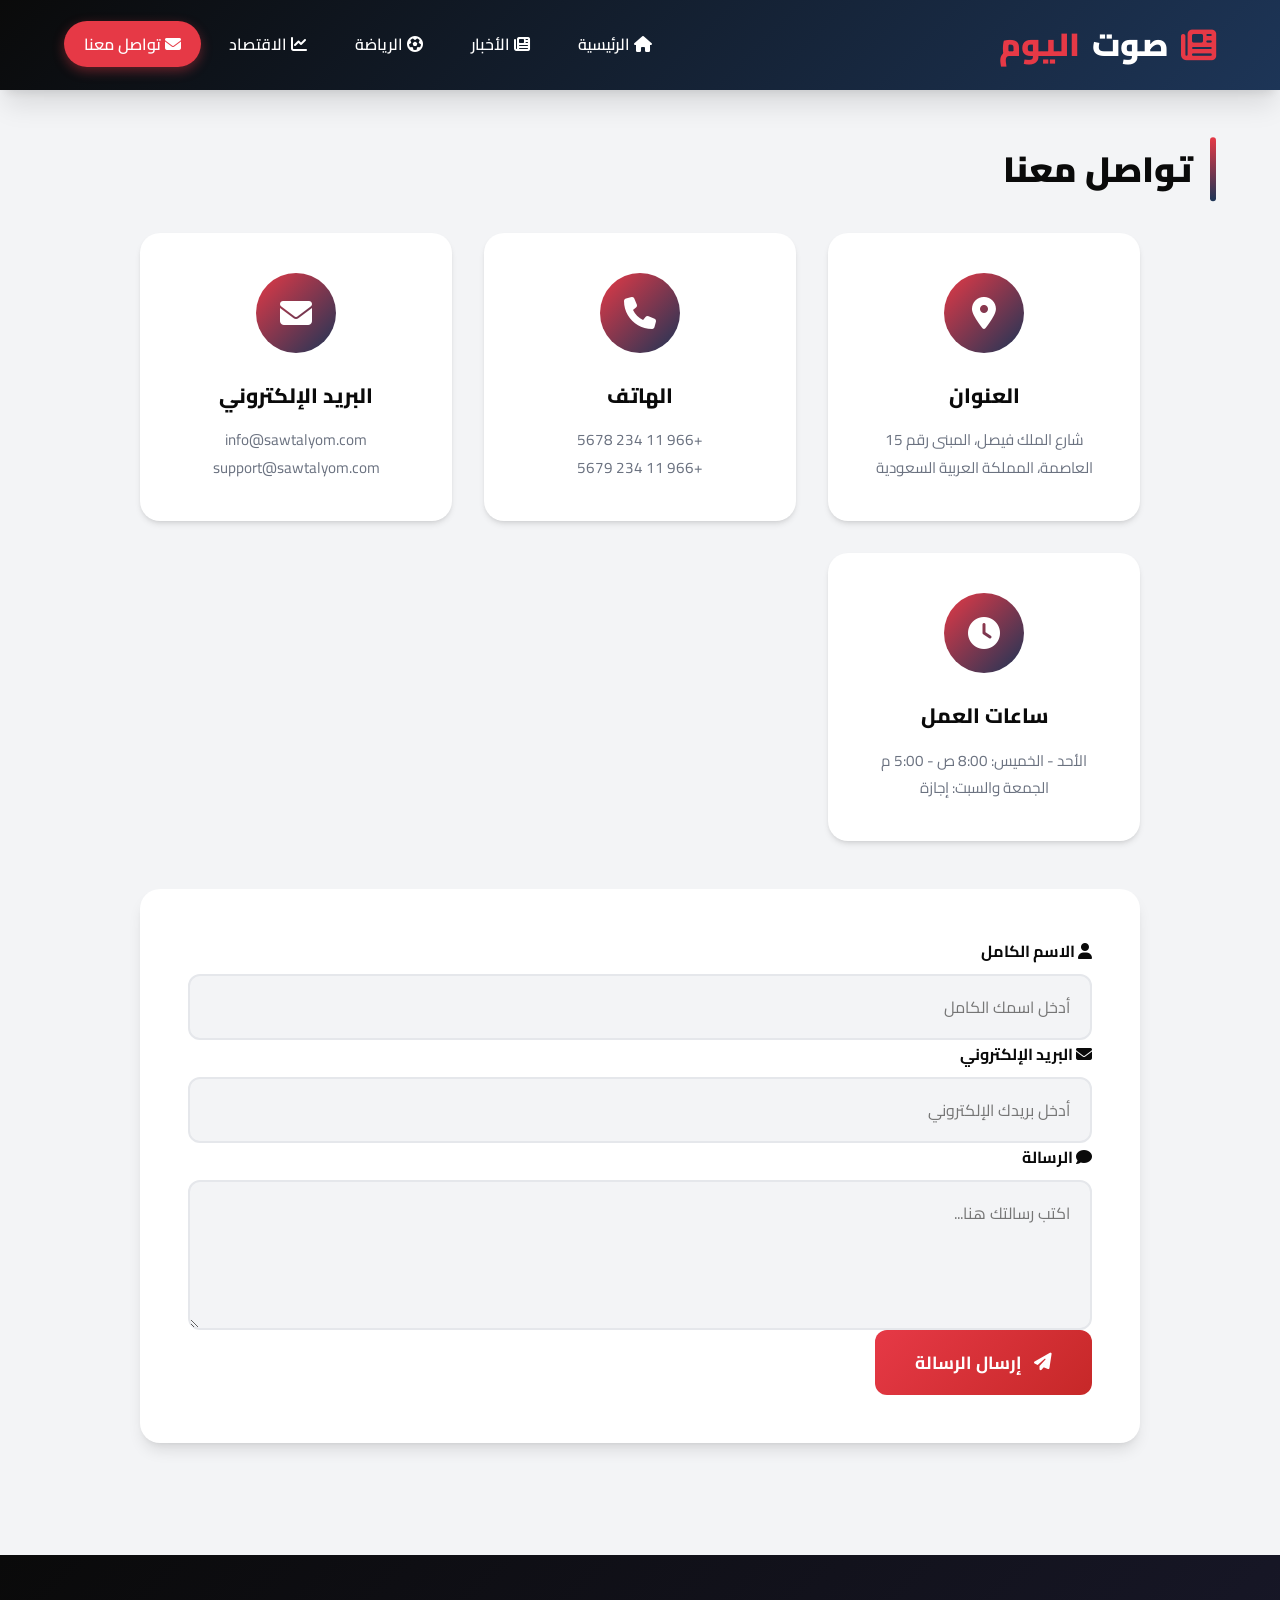
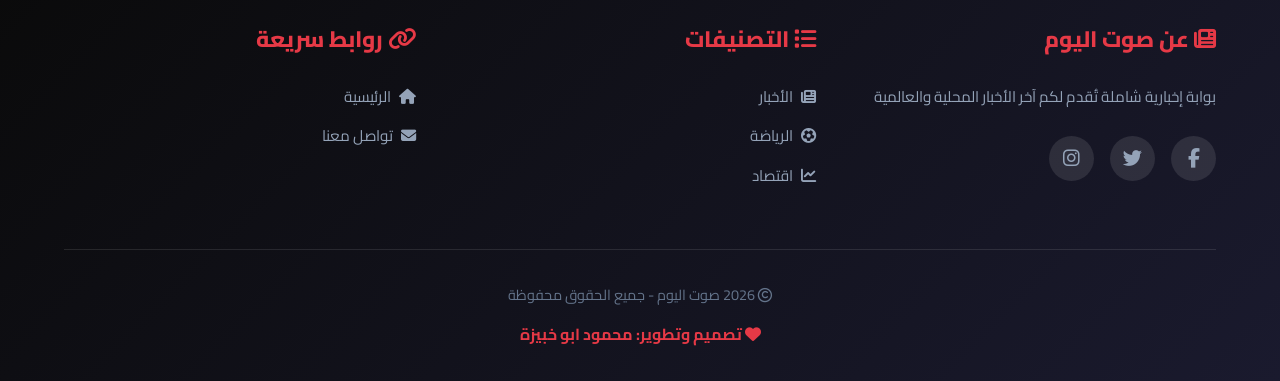
<file: contact.html>
<!DOCTYPE html>
<html lang="ar" dir="rtl">
<head>
    <meta charset="UTF-8">
    <meta name="viewport" content="width=device-width, initial-scale=1.0">
    <title>صوت اليوم | Sawt Al-Yawm - تواصل معنا</title>
    <link rel="stylesheet" href="style.css">
    <link rel="stylesheet" href="https://cdnjs.cloudflare.com/ajax/libs/font-awesome/6.5.1/css/all.min.css">
</head>
<body>
    <nav class="navbar">
        <div class="navbar-container">
            <a href="index.html" class="logo"><i class="fas fa-newspaper"></i> صوت <span>اليوم</span></a>
            <ul class="nav-links">
                <li><a href="index.html"><i class="fas fa-home"></i> الرئيسية</a></li>
                <li><a href="news.html"><i class="fas fa-newspaper"></i> الأخبار</a></li>
                <li><a href="sports.html"><i class="fas fa-futbol"></i> الرياضة</a></li>
                <li><a href="economy.html"><i class="fas fa-chart-line"></i> الاقتصاد</a></li>
                <li><a href="contact.html" class="active"><i class="fas fa-envelope"></i> تواصل معنا</a></li>
            </ul>
        </div>
    </nav>
    <div class="container">
        <div class="section-header">
            <h2 class="section-title">تواصل معنا</h2>
        </div>
        <div class="contact-page">
            <div class="contact-info">
                <div class="contact-item">
                    <div class="contact-item-icon"><i class="fas fa-map-marker-alt"></i></div>
                    <h3>العنوان</h3>
                    <p>شارع الملك فيصل، المبنى رقم 15<br>العاصمة، المملكة العربية السعودية</p>
                </div>
                <div class="contact-item">
                    <div class="contact-item-icon"><i class="fas fa-phone"></i></div>
                    <h3>الهاتف</h3>
                    <p>+966 11 234 5678<br>+966 11 234 5679</p>
                </div>
                <div class="contact-item">
                    <div class="contact-item-icon"><i class="fas fa-envelope"></i></div>
                    <h3>البريد الإلكتروني</h3>
                    <p>info@sawtalyom.com<br>support@sawtalyom.com</p>
                </div>
                <div class="contact-item">
                    <div class="contact-item-icon"><i class="fas fa-clock"></i></div>
                    <h3>ساعات العمل</h3>
                    <p>الأحد - الخميس: 8:00 ص - 5:00 م<br>الجمعة والسبت: إجازة</p>
                </div>
            </div>
            <div class="contact-form-wrapper">
                <form id="contact-form">
                    <div class="form-group">
                        <label for="name"><i class="fas fa-user"></i> الاسم الكامل</label>
                        <input type="text" id="name" name="name" placeholder="أدخل اسمك الكامل" required>
                    </div>
                    <div class="form-group">
                        <label for="email"><i class="fas fa-envelope"></i> البريد الإلكتروني</label>
                        <input type="email" id="email" name="email" placeholder="أدخل بريدك الإلكتروني" required>
                    </div>
                    <div class="form-group">
                        <label for="message"><i class="fas fa-comment"></i> الرسالة</label>
                        <textarea id="message" name="message" placeholder="اكتب رسالتك هنا..." required></textarea>
                    </div>
                    <button type="submit" class="submit-btn">
                        <i class="fas fa-paper-plane"></i> إرسال الرسالة
                    </button>
                </form>
            </div>
        </div>
    </div>
    <footer class="footer">
        <div class="footer-container">
            <div class="footer-content">
                <div class="footer-section">
                    <h3><i class="fas fa-newspaper"></i> عن صوت اليوم</h3>
                    <p>بوابة إخبارية شاملة تُقدم لكم آخر الأخبار المحلية والعالمية</p>
                    <div class="social-links">
                        <a href="#"><i class="fab fa-facebook-f"></i></a>
                        <a href="#"><i class="fab fa-twitter"></i></a>
                        <a href="#"><i class="fab fa-instagram"></i></a>
                    </div>
                </div>
                <div class="footer-section">
                    <h3><i class="fas fa-list"></i> التصنيفات</h3>
                    <a href="news.html"><i class="fas fa-newspaper"></i> الأخبار</a>
                    <a href="sports.html"><i class="fas fa-futbol"></i> الرياضة</a>
                    <a href="economy.html"><i class="fas fa-chart-line"></i> اقتصاد</a>
                </div>
                <div class="footer-section">
                    <h3><i class="fas fa-link"></i> روابط سريعة</h3>
                    <a href="index.html"><i class="fas fa-home"></i> الرئيسية</a>
                    <a href="contact.html"><i class="fas fa-envelope"></i> تواصل معنا</a>
                </div>
            </div>
            <div class="footer-bottom">
                <p><i class="far fa-copyright"></i> 2026 صوت اليوم - جميع الحقوق محفوظة</p>
                <p class="developer"><i class="fas fa-heart"></i> تصميم وتطوير: <strong>محمود ابو خبيزة</strong></p>
            </div>
        </div>
    </footer>
    <script src="script.js"></script>
</body>
</html>
</file>
<file: style.css>
/* صوت اليوم | Sawt Al-Yawm - تصميم عصري بواسطة محمود ابو خبيزة */

/* استيراد خطوط جوجل */
@import url('https://fonts.googleapis.com/css2?family=Cairo:wght@300;400;600;700;900&display=swap');

/* إعادة تعيين عامة */
* {
    margin: 0;
    padding: 0;
    box-sizing: border-box;
}

/* متغيرات التصميم */
:root {
    --primary-color: #e63946;
    --secondary-color: #1d3557;
    --dark-color: #0a0a0a;
    --light-color: #f1faee;
    --text-color: #333;
    --white: #ffffff;
    --gray: #6b7280;
    --light-gray: #f3f4f6;
    --transition: all 0.3s cubic-bezier(0.4, 0, 0.2, 1);
    --shadow-sm: 0 1px 3px 0 rgba(0, 0, 0, 0.1), 0 1px 2px -1px rgba(0, 0, 0, 0.1);
    --shadow-md: 0 4px 6px -1px rgba(0, 0, 0, 0.1), 0 2px 4px -2px rgba(0, 0, 0, 0.1);
    --shadow-lg: 0 10px 15px -3px rgba(0, 0, 0, 0.1), 0 4px 6px -4px rgba(0, 0, 0, 0.1);
    --shadow-xl: 0 20px 25px -5px rgba(0, 0, 0, 0.1), 0 8px 10px -6px rgba(0, 0, 0, 0.1);
}

/* إعدادات عامة للصفحة */
body {
    font-family: 'Cairo', -apple-system, BlinkMacSystemFont, 'Segoe UI', Roboto, sans-serif;
    direction: rtl;
    background-color: var(--light-gray);
    color: var(--text-color);
    line-height: 1.8;
    overflow-x: hidden;
}

/* شريط التنقل */
.navbar {
    background: linear-gradient(135deg, var(--dark-color) 0%, var(--secondary-color) 100%);
    color: var(--white);
    padding: 1rem 5%;
    position: sticky;
    top: 0;
    width: 100%;
    z-index: 1000;
    box-shadow: var(--shadow-xl);
    backdrop-filter: blur(10px);
}

.navbar-container {
    max-width: 1400px;
    margin: 0 auto;
    display: flex;
    justify-content: space-between;
    align-items: center;
    gap: 2rem;
}

.logo {
    font-size: 2rem;
    font-weight: 900;
    color: var(--white);
    text-decoration: none;
    display: flex;
    align-items: center;
    gap: 0.75rem;
}

.logo i {
    color: var(--primary-color);
    font-size: 2.2rem;
}

.logo span {
    color: var(--primary-color);
}

.nav-links {
    display: flex;
    list-style: none;
    gap: 0.5rem;
    flex-wrap: wrap;
}

.nav-links a {
    color: var(--white);
    text-decoration: none;
    font-size: 1rem;
    font-weight: 600;
    padding: 0.5rem 1.25rem;
    border-radius: 50px;
    transition: var(--transition);
}

.nav-links a:hover,
.nav-links a.active {
    background: var(--primary-color);
    color: var(--white);
    transform: translateY(-2px);
    box-shadow: 0 4px 12px rgba(230, 57, 70, 0.4);
}

/* شريط الأخبار العاجلة */
.breaking-news {
    background: linear-gradient(90deg, var(--primary-color) 0%, #c62828 100%);
    color: var(--white);
    padding: 1rem 5%;
    overflow: hidden;
    box-shadow: var(--shadow-md);
}

.breaking-news-content {
    max-width: 1400px;
    margin: 0 auto;
    display: flex;
    align-items: center;
    gap: 1.5rem;
}

.breaking-label {
    background: var(--white);
    color: var(--primary-color);
    padding: 0.5rem 1.25rem;
    border-radius: 50px;
    font-weight: 900;
    white-space: nowrap;
    display: flex;
    align-items: center;
    gap: 0.5rem;
    font-size: 0.95rem;
    animation: pulse 2s infinite;
}

@keyframes pulse {
    0%, 100% { transform: scale(1); }
    50% { transform: scale(1.05); }
}

.breaking-text {
    font-size: 1.1rem;
    font-weight: 600;
    animation: slideIn 0.5s ease;
}

@keyframes slideIn {
    from { opacity: 0; transform: translateX(30px); }
    to { opacity: 1; transform: translateX(0); }
}

/* الهيرو سكشن */
.hero-section {
    background: linear-gradient(135deg, var(--secondary-color) 0%, #457b9d 100%);
    padding: 4rem 5%;
    color: var(--white);
}

.hero-container {
    max-width: 1400px;
    margin: 0 auto;
    display: grid;
    grid-template-columns: 2fr 1fr;
    gap: 2rem;
}

.hero-main {
    position: relative;
    border-radius: 20px;
    overflow: hidden;
    height: 500px;
    box-shadow: var(--shadow-xl);
    cursor: pointer;
    transition: var(--transition);
}

.hero-main:hover {
    transform: translateY(-5px);
    box-shadow: 0 30px 40px -15px rgba(0, 0, 0, 0.3);
}

.hero-main img {
    width: 100%;
    height: 100%;
    object-fit: cover;
}

.hero-main-overlay {
    position: absolute;
    bottom: 0;
    left: 0;
    right: 0;
    background: linear-gradient(to top, rgba(0,0,0,0.9) 0%, transparent 100%);
    padding: 2.5rem;
}

.hero-main-category {
    background: var(--primary-color);
    display: inline-block;
    padding: 0.5rem 1.25rem;
    border-radius: 50px;
    font-weight: 700;
    margin-bottom: 1rem;
    font-size: 0.9rem;
}

.hero-main h2 {
    font-size: 2.2rem;
    font-weight: 900;
    margin-bottom: 0.75rem;
    line-height: 1.4;
}

.hero-main p {
    font-size: 1.1rem;
    opacity: 0.95;
}

.hero-side {
    display: flex;
    flex-direction: column;
    gap: 1.5rem;
}

.hero-side-item {
    position: relative;
    border-radius: 15px;
    overflow: hidden;
    height: 240px;
    box-shadow: var(--shadow-lg);
    cursor: pointer;
    transition: var(--transition);
}

.hero-side-item:hover {
    transform: translateY(-3px);
    box-shadow: var(--shadow-xl);
}

.hero-side-item img {
    width: 100%;
    height: 100%;
    object-fit: cover;
}

.hero-side-overlay {
    position: absolute;
    bottom: 0;
    left: 0;
    right: 0;
    background: linear-gradient(to top, rgba(0,0,0,0.85) 0%, transparent 100%);
    padding: 1.5rem;
}

.hero-side-overlay h3 {
    font-size: 1.15rem;
    font-weight: 700;
    line-height: 1.4;
}

/* محتوى الصفحة الرئيسي */
.container {
    max-width: 1400px;
    margin: 0 auto;
    padding: 3rem 5%;
}

/* عنوان الأقسام */
.section-header {
    display: flex;
    align-items: center;
    justify-content: space-between;
    margin-bottom: 2rem;
}

.section-title {
    font-size: 2.2rem;
    font-weight: 900;
    color: var(--dark-color);
    position: relative;
    padding-right: 1.5rem;
}

.section-title::before {
    content: '';
    position: absolute;
    right: 0;
    top: 50%;
    transform: translateY(-50%);
    width: 6px;
    height: 100%;
    background: linear-gradient(180deg, var(--primary-color) 0%, var(--secondary-color) 100%);
    border-radius: 3px;
}

/* الشبكة للأخبار */
.news-grid {
    display: grid;
    grid-template-columns: repeat(auto-fill, minmax(320px, 1fr));
    gap: 2rem;
}

/* بطاقة الخبر */
.news-card {
    background: var(--white);
    border-radius: 20px;
    overflow: hidden;
    box-shadow: var(--shadow-md);
    transition: var(--transition);
    cursor: pointer;
    display: flex;
    flex-direction: column;
}

.news-card:hover {
    transform: translateY(-8px);
    box-shadow: var(--shadow-xl);
}

.news-card-image {
    width: 100%;
    height: 220px;
    overflow: hidden;
}

.news-card-image img {
    width: 100%;
    height: 100%;
    object-fit: cover;
    transition: transform 0.5s ease;
}

.news-card:hover .news-card-image img {
    transform: scale(1.1);
}

.news-card-content {
    padding: 1.75rem;
    flex-grow: 1;
    display: flex;
    flex-direction: column;
}

.news-card-meta {
    display: flex;
    align-items: center;
    gap: 1rem;
    margin-bottom: 1rem;
}

.news-card-category {
    display: inline-flex;
    align-items: center;
    gap: 0.4rem;
    background: linear-gradient(135deg, var(--primary-color) 0%, #c62828 100%);
    color: var(--white);
    padding: 0.35rem 0.9rem;
    border-radius: 50px;
    font-size: 0.8rem;
    font-weight: 700;
}

.news-card-time {
    color: var(--gray);
    font-size: 0.85rem;
    display: flex;
    align-items: center;
    gap: 0.3rem;
}

.news-card-title {
    font-size: 1.3rem;
    font-weight: 800;
    margin-bottom: 0.75rem;
    color: var(--dark-color);
    line-height: 1.5;
}

.news-card-desc {
    color: var(--gray);
    font-size: 0.95rem;
    margin-bottom: 1.25rem;
    flex-grow: 1;
}

.news-card-footer {
    display: flex;
    align-items: center;
    justify-content: space-between;
    padding-top: 1rem;
    border-top: 1px solid var(--light-gray);
}

.news-card-author {
    display: flex;
    align-items: center;
    gap: 0.75rem;
}

.author-avatar {
    width: 40px;
    height: 40px;
    border-radius: 50%;
    background: linear-gradient(135deg, var(--primary-color) 0%, var(--secondary-color) 100%);
    display: flex;
    align-items: center;
    justify-content: center;
    color: var(--white);
    font-weight: 700;
    font-size: 1.1rem;
}

.news-card-author span {
    font-weight: 600;
    font-size: 0.9rem;
    color: var(--dark-color);
}

/* نموذج التواصل */
.contact-page {
    max-width: 1000px;
    margin: 0 auto;
}

.contact-info {
    display: grid;
    grid-template-columns: repeat(auto-fit, minmax(250px, 1fr));
    gap: 2rem;
    margin-bottom: 3rem;
}

.contact-item {
    background: var(--white);
    padding: 2.5rem 2rem;
    border-radius: 20px;
    text-align: center;
    box-shadow: var(--shadow-md);
    transition: var(--transition);
}

.contact-item:hover {
    transform: translateY(-5px);
    box-shadow: var(--shadow-xl);
}

.contact-item-icon {
    width: 80px;
    height: 80px;
    margin: 0 auto 1.5rem;
    background: linear-gradient(135deg, var(--primary-color) 0%, var(--secondary-color) 100%);
    border-radius: 50%;
    display: flex;
    align-items: center;
    justify-content: center;
    font-size: 2rem;
    color: var(--white);
}

.contact-item h3 {
    font-size: 1.3rem;
    margin-bottom: 0.75rem;
    color: var(--dark-color);
    font-weight: 800;
}

.contact-item p {
    color: var(--gray);
    font-size: 0.95rem;
}

.contact-form-wrapper {
    background: var(--white);
    padding: 3rem;
    border-radius: 20px;
    box-shadow: var(--shadow-lg);
}

.contact-form {
    display: grid;
    gap: 1.75rem;
}

.form-group {
    display: flex;
    flex-direction: column;
    gap: 0.5rem;
}

.form-group label {
    font-weight: 700;
    color: var(--dark-color);
    font-size: 1rem;
}

.form-group input,
.form-group textarea {
    width: 100%;
    padding: 1rem 1.25rem;
    border: 2px solid #e5e7eb;
    border-radius: 12px;
    font-size: 1rem;
    font-family: inherit;
    transition: var(--transition);
    background: var(--light-gray);
}

.form-group input:focus,
.form-group textarea:focus {
    outline: none;
    border-color: var(--primary-color);
    background: var(--white);
    box-shadow: 0 0 0 4px rgba(230, 57, 70, 0.1);
}

.form-group textarea {
    resize: vertical;
    min-height: 150px;
}

.submit-btn {
    background: linear-gradient(135deg, var(--primary-color) 0%, #c62828 100%);
    color: var(--white);
    border: none;
    padding: 1rem 2.5rem;
    font-size: 1.1rem;
    font-weight: 700;
    border-radius: 12px;
    cursor: pointer;
    transition: var(--transition);
    font-family: inherit;
    display: inline-flex;
    align-items: center;
    gap: 0.75rem;
    justify-content: center;
}

.submit-btn:hover {
    transform: translateY(-3px);
    box-shadow: 0 10px 25px rgba(230, 57, 70, 0.4);
}

.submit-btn:active {
    transform: translateY(0);
}

/* التذييل */
.footer {
    background: linear-gradient(135deg, var(--dark-color) 0%, #1a1a2e 100%);
    color: var(--white);
    padding: 4rem 5% 2rem;
    margin-top: 4rem;
}

.footer-container {
    max-width: 1400px;
    margin: 0 auto;
}

.footer-content {
    display: grid;
    grid-template-columns: repeat(auto-fit, minmax(250px, 1fr));
    gap: 3rem;
    margin-bottom: 3rem;
}

.footer-section h3 {
    font-size: 1.4rem;
    margin-bottom: 1.5rem;
    color: var(--primary-color);
    font-weight: 800;
}

.footer-section p {
    color: #94a3b8;
    line-height: 1.9;
    font-size: 0.95rem;
}

.footer-section a {
    color: #94a3b8;
    text-decoration: none;
    display: flex;
    align-items: center;
    gap: 0.5rem;
    margin-bottom: 0.75rem;
    transition: var(--transition);
    font-size: 0.95rem;
}

.footer-section a:hover {
    color: var(--primary-color);
    transform: translateX(-5px);
}

.social-links {
    display: flex;
    gap: 1rem;
    margin-top: 1.5rem;
}

.social-links a {
    width: 45px;
    height: 45px;
    border-radius: 50%;
    background: rgba(255, 255, 255, 0.1);
    display: flex;
    align-items: center;
    justify-content: center;
    font-size: 1.2rem;
    transition: var(--transition);
}

.social-links a:hover {
    background: var(--primary-color);
    color: var(--white);
    transform: translateY(-3px);
}

.footer-bottom {
    text-align: center;
    padding-top: 2rem;
    border-top: 1px solid rgba(255, 255, 255, 0.1);
}

.footer-bottom p {
    color: #64748b;
    font-size: 0.9rem;
}

.footer-bottom .developer {
    margin-top: 0.75rem;
    font-weight: 700;
    color: var(--primary-color);
    font-size: 1rem;
}

.footer-bottom .developer i {
    color: #e63946;
}

/* التصميم المتجاوب للموبايل */
@media (max-width: 1024px) {
    .hero-container {
        grid-template-columns: 1fr;
    }
    
    .hero-main {
        height: 400px;
    }
}

@media (max-width: 768px) {
    .navbar-container {
        flex-direction: column;
        gap: 1rem;
    }

    .nav-links {
        justify-content: center;
    }

    .nav-links a {
        padding: 0.4rem 0.9rem;
        font-size: 0.9rem;
    }

    .logo {
        font-size: 1.5rem;
    }

    .breaking-news-content {
        flex-direction: column;
        text-align: center;
    }

    .hero-main {
        height: 350px;
    }
    
    .hero-main h2 {
        font-size: 1.6rem;
    }

    .section-header {
        flex-direction: column;
        align-items: flex-start;
        gap: 1rem;
    }

    .section-title {
        font-size: 1.6rem;
    }

    .news-grid {
        grid-template-columns: 1fr;
    }

    .contact-form-wrapper {
        padding: 1.5rem;
    }
}
</file>
